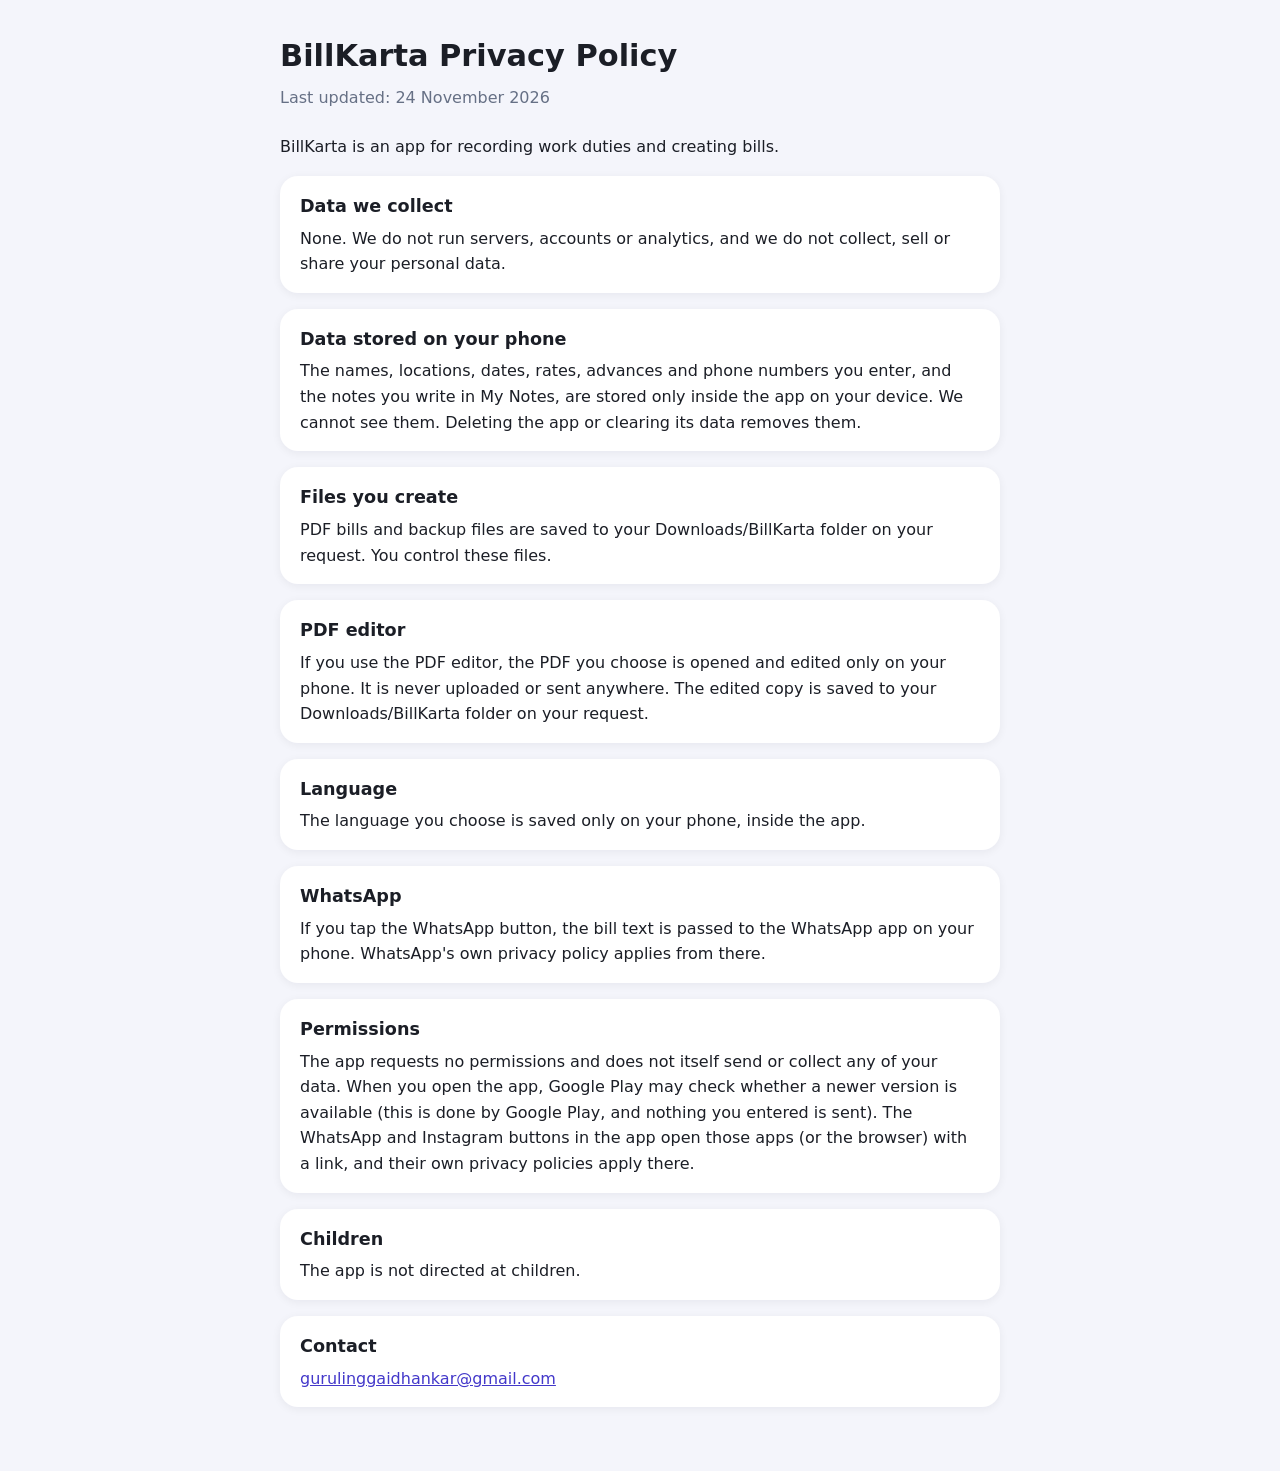
<file: docs/privacy.html>
<!DOCTYPE html>
<html lang="en">
<head>
<meta charset="utf-8">
<meta name="viewport" content="width=device-width, initial-scale=1">
<title>BillKarta Privacy Policy</title>
<style>
  body{margin:0;font-family:system-ui,-apple-system,"Segoe UI",Roboto,sans-serif;line-height:1.6;color:#1b1e26;background:#f4f5fb}
  main{max-width:720px;margin:0 auto;padding:2rem 1.25rem 3rem}
  h1{margin:0 0 .25rem;font-size:1.9rem}
  .date{color:#667085;margin:0 0 1.5rem}
  section{background:#fff;border-radius:18px;padding:1rem 1.25rem;margin:0 0 1rem;box-shadow:0 2px 10px rgba(16,24,40,.06)}
  h2{margin:0 0 .35rem;font-size:1.1rem}
  p{margin:0}
  a{color:#4338ca}
</style>
</head>
<body>
<main>
  <h1>BillKarta Privacy Policy</h1>
  <p class="date">Last updated: 24 November 2026</p>

  <p style="margin-bottom:1rem">BillKarta is an app for recording work duties and creating bills.</p>

  <section>
    <h2>Data we collect</h2>
    <p>None. We do not run servers, accounts or analytics, and we do not collect, sell or share your personal data.</p>
  </section>
  <section>
    <h2>Data stored on your phone</h2>
    <p>The names, locations, dates, rates, advances and phone numbers you enter, and the notes you write in My Notes, are stored only inside the app on your device. We cannot see them. Deleting the app or clearing its data removes them.</p>
  </section>
  <section>
    <h2>Files you create</h2>
    <p>PDF bills and backup files are saved to your Downloads/BillKarta folder on your request. You control these files.</p>
  </section>
  <section>
    <h2>PDF editor</h2>
    <p>If you use the PDF editor, the PDF you choose is opened and edited only on your phone. It is never uploaded or sent anywhere. The edited copy is saved to your Downloads/BillKarta folder on your request.</p>
  </section>
  <section>
    <h2>Language</h2>
    <p>The language you choose is saved only on your phone, inside the app.</p>
  </section>
  <section>
    <h2>WhatsApp</h2>
    <p>If you tap the WhatsApp button, the bill text is passed to the WhatsApp app on your phone. WhatsApp's own privacy policy applies from there.</p>
  </section>
  <section>
    <h2>Permissions</h2>
    <p>The app requests no permissions and does not itself send or collect any of your data. When you open the app, Google Play may check whether a newer version is available (this is done by Google Play, and nothing you entered is sent). The WhatsApp and Instagram buttons in the app open those apps (or the browser) with a link, and their own privacy policies apply there.</p>
  </section>
  <section>
    <h2>Children</h2>
    <p>The app is not directed at children.</p>
  </section>
  <section>
    <h2>Contact</h2>
    <p><a href="mailto:gurulinggaidhankar@gmail.com">gurulinggaidhankar@gmail.com</a></p>
  </section>
</main>
</body>
</html>
</file>
